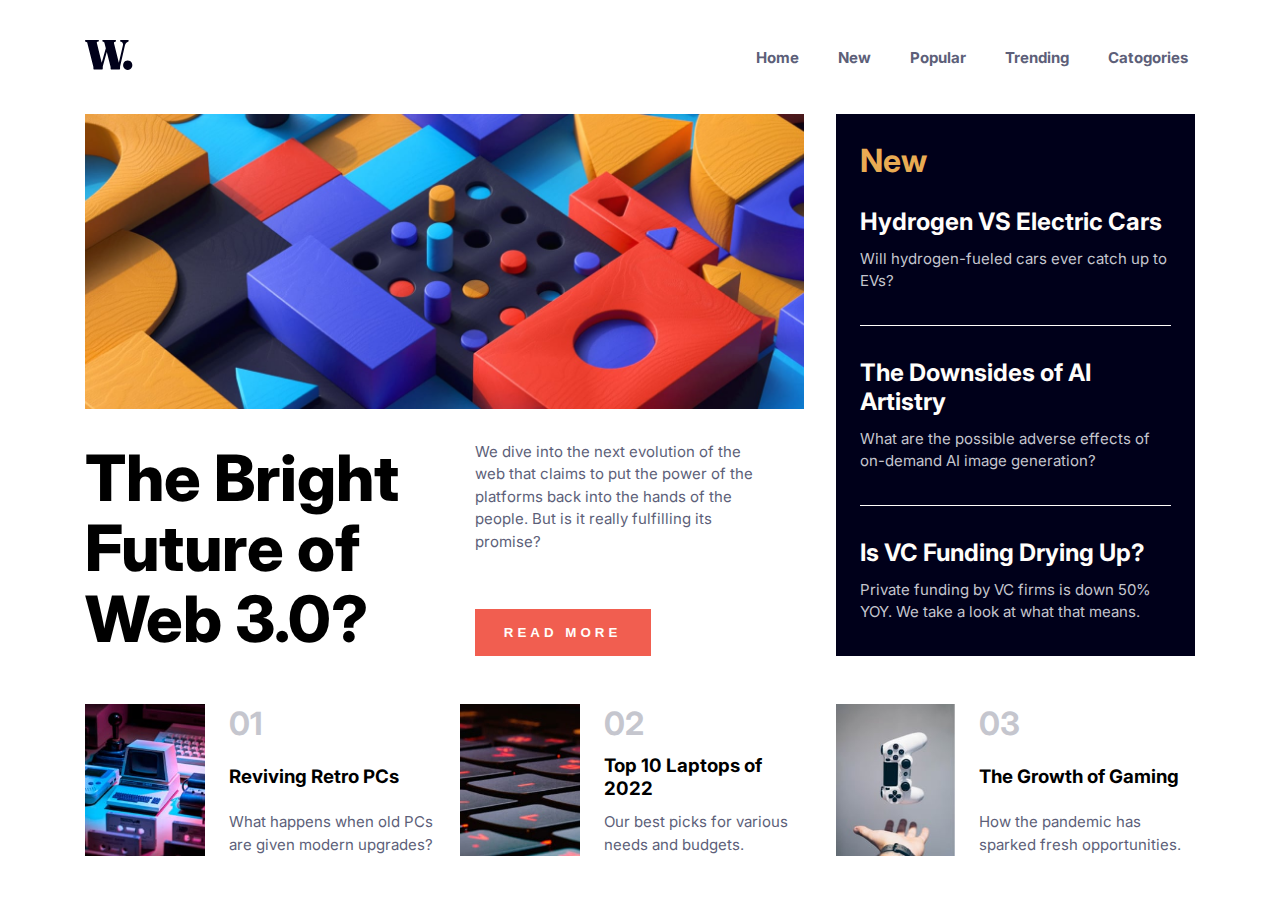
<file: index.html>
<!DOCTYPE html>
<html lang="en">
<head>
  <meta charset="UTF-8">
  <meta name="viewport" content="width=device-width, initial-scale=1.0"> <!-- displays site properly based on user's device -->
  
  <!-- Title -->
  <title>Frontend Mentor | News homepage</title>
  
  <!-- Icon -->
  <link rel="icon" type="image/png" sizes="32x32" href="./assets/images/favicon-32x32.png">
  
  <!-- Style Sheet -->
  <link rel="stylesheet" href="style.css">

  <!-- Fonts -->
  <link rel="preconnect" href="https://fonts.googleapis.com">
  <link rel="preconnect" href="https://fonts.gstatic.com" crossorigin>
  <link href="https://fonts.googleapis.com/css2?family=Inter:wght@400;700;800&display=swap" rel="stylesheet">
  
  <!-- Script -->
  <script src="script.js" defer ></script>
</head>


<body class="body">

  <!-- HEADER -->
  <header class="header">
    <div class="logo">
      <img src="./assets/images/logo.svg" alt="LOGO">
    </div>
    <div class="nav_toggle" id="navBtn">
      <button class="nav-on" id="navBtnOn"><img class="nav_btn_img" src="./assets/images/icon-menu.svg" alt="On the navigation"></button>
      <button class="nav-off" id="navBtnOff"><img class="nav_btn_img" src="./assets/images/icon-menu-close.svg" alt="Off the navigation"></button>
    </div>
    <nav class="nav_bar" id="navBar">
      <ul class="nav-list">
        <li class="nav_item"><a class="nav_link" href="#">Home</a></li>
        <li class="nav_item"><a class="nav_link" href="#">New</a></li>
        <li class="nav_item"><a class="nav_link" href="#">Popular</a></li>
        <li class="nav_item"><a class="nav_link" href="#">Trending</a></li>
        <li class="nav_item"><a class="nav_link" href="#">Catogories</a></li>
      </ul>
    </nav>
  </header>




  <!-- MAIN -->
  <main class="main">
    <div class="main_content">
      <div class="hero">
        <img class="hero_mobile" src="./assets/images/image-web-3-mobile.jpg" alt="Building blocks">
        <img class="hero_desktop" src="./assets/images/image-web-3-desktop.jpg" alt="Building blocks">
      </div>
      <div class="main_blog_title_and_content">
        <div class="main_blog_title">
          <h1>The Bright Future of Web 3.0?</h1>
        </div>
        <div class="main_blog_content">
          <p>We dive into the next evolution of the web that claims to put the power of the platforms back into the hands of the people. 
          But is it really fulfilling its promise?</p>
          <button>Read more</button>
        </div>
      </div>
    </div>
    <aside class="aside">
      <h2>New</h2>
      <article class="article article-1">
        <h3>Hydrogen VS Electric Cars</h3>
        <p>Will hydrogen-fueled cars ever catch up to EVs?</p>
      </article>
      <article class="article article-2">
        <h3>The Downsides of AI Artistry</h3>
        <p>What are the possible adverse effects of on-demand AI image generation?</p>
      </article>
      <article class="article article-3">
        <h3>Is VC Funding Drying Up?</h3>
        <p>Private funding by VC firms is down 50% YOY. We take a look at what that means.</p>
      </article>
    </aside>
  </main>




  <!-- FOOTER -->
  <footer class="footer">
    <div class="blog -1">
      <img class="blog_img" src="./assets/images/image-retro-pcs.jpg" alt="Old PC">
      <div class="content">
        <span class="numbering">01</span>
        <h3 class="blog_heading">Reviving Retro PCs</h3>
        <p class="para">What happens when old PCs are given modern upgrades?</p>
      </div>
    </div>
    <div class="blog -2">
      <img class="blog_img" src="./assets/images/image-top-laptops.jpg" alt="Keyboard with backlight">
      <div class="content">
        <span class="numbering">02</span>
        <h3 class="blog_heading">Top 10 Laptops of 2022</h3>
        <p class="para">Our best picks for various needs and budgets.</p>
      </div>
    </div>
    <div class="blog -3">
      <img class="blog_img" src="./assets/images/image-gaming-growth.jpg" alt="Gaming remote">
      <div class="content">
        <span class="numbering">03</span>
        <h3 class="blog_heading">The Growth of Gaming</h3>
        <p class="para">How the pandemic has sparked fresh opportunities.</p>
      </div>
    </div>
  </footer>
  
  <!-- <div class="attribution">
    Challenge by <a href="https://www.frontendmentor.io?ref=challenge" target="_blank">Frontend Mentor</a>. 
    Coded by <a href="#">Your Name Here</a>.
  </div> -->
</body>
</html>
</file>
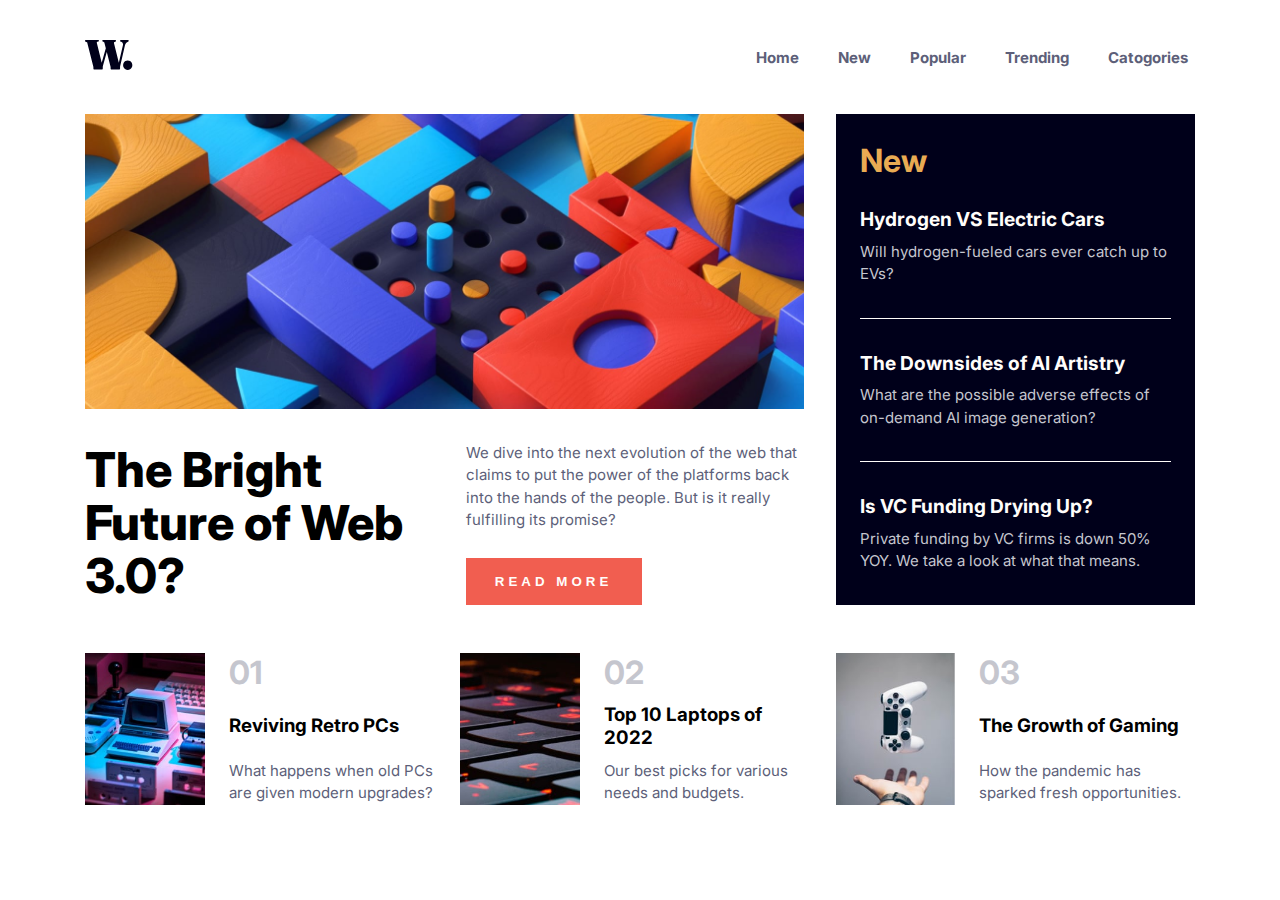
<file: news-homepage-main/index.html>
<!DOCTYPE html>
<html lang="en">
<head>
  <meta charset="UTF-8">
  <meta name="viewport" content="width=device-width, initial-scale=1.0"> <!-- displays site properly based on user's device -->
  
  <!-- Title -->
  <title>Frontend Mentor | News homepage</title>
  
  <!-- Icon -->
  <link rel="icon" type="image/png" sizes="32x32" href="./assets/images/favicon-32x32.png">
  
  <!-- Style Sheet -->
  <link rel="stylesheet" href="style.css">

  <!-- Fonts -->
  <link rel="preconnect" href="https://fonts.googleapis.com">
  <link rel="preconnect" href="https://fonts.gstatic.com" crossorigin>
  <link href="https://fonts.googleapis.com/css2?family=Inter:wght@400;700;800&display=swap" rel="stylesheet">
  
  <!-- <style>
    .attribution { font-size: 11px; text-align: center; }
    .attribution a { color: hsl(228, 45%, 44%); }
  </style> -->
</head>
<body class="body">



  <!-- HEADER -->
  <header class="header">
    <div class="logo">
      <img src="./assets/images/logo.svg" alt="LOGO">
    </div>
    <div class="nav_bar">
      <ul>
        <li class="nav_item"><a href="#">Home</a></li>
        <li class="nav_item"><a href="#">New</a></li>
        <li class="nav_item"><a href="#">Popular</a></li>
        <li class="nav_item"><a href="#">Trending</a></li>
        <li class="nav_item"><a href="#">Catogories</a></li>
      </ul>
    </div>
  </header>




  <!-- MAIN -->
  <main class="main">
    <div class="main_content">
      <div class="hero">
        <img src="./assets/images/image-web-3-desktop.jpg" alt="">
      </div>
      <div class="main_blog_title_and_content">
        <div class="main_blog_title">
          <h1>The Bright Future of Web 3.0?</h1>
        </div>
        <div class="main_blog_content">
          <p>We dive into the next evolution of the web that claims to put the power of the platforms back into the hands of the people. 
          But is it really fulfilling its promise?</p>
          <button>Read more</button>
        </div>
      </div>
    </div>
    <aside class="aside">
      <h2>New</h2>
      <article class="article article-1">
        <h3>Hydrogen VS Electric Cars</h3>
        <p>Will hydrogen-fueled cars ever catch up to EVs?</p>
      </article>
      <article class="article article-2">
        <h3>The Downsides of AI Artistry</h3>
        <p>What are the possible adverse effects of on-demand AI image generation?</p>
      </article>
      <article class="article article-3">
        <h3>Is VC Funding Drying Up?</h3>
        <p>Private funding by VC firms is down 50% YOY. We take a look at what that means.</p>
      </article>
    </aside>
  </main>




  <!-- FOOTER -->
  <footer class="footer">
    <div class="blog -1">
      <img class="blog_img" src="./assets/images/image-retro-pcs.jpg" alt="">
      <div class="content">
        <span class="numbering">01</span>
        <h3 class="blog_heading">Reviving Retro PCs</h3>
        <p class="para">What happens when old PCs are given modern upgrades?</p>
      </div>
    </div>
    <div class="blog -2">
      <img class="blog_img" src="./assets/images/image-top-laptops.jpg" alt="">
      <div class="content">
        <span class="numbering">02</span>
        <h3 class="blog_heading">Top 10 Laptops of 2022</h3>
        <p class="para">Our best picks for various needs and budgets.</p>
      </div>
    </div>
    <div class="blog -3">
      <img class="blog_img" src="./assets/images/image-gaming-growth.jpg" alt="">
      <div class="content">
        <span class="numbering">03</span>
        <h3 class="blog_heading">The Growth of Gaming</h3>
        <p class="para">How the pandemic has sparked fresh opportunities.</p>
      </div>
    </div>
  </footer>


























  
  <!-- <div class="attribution">
    Challenge by <a href="https://www.frontendmentor.io?ref=challenge" target="_blank">Frontend Mentor</a>. 
    Coded by <a href="#">Your Name Here</a>.
  </div> -->
</body>
</html>
</file>
<file: style.css>
/* GLOBAL VARIABLES */
:root {
    
    /* font sizes */
    --fs-paragraph : 0.9375rem;

    --fs-large: 1.5rem;
    --fs-larger: 2rem;
    --fs-xl: 4rem;    /* h1 */
    --fs-xxl: 5rem;

    /* font wieghts */
    --fw-normal: 400;
    --fw-bold: 700;
    --fw-bolder: 800;

    /* COLORS */
    /* Primary */
    --soft_orange: hsl(35, 77%, 62%);
    --soft_red: hsl(5, 85%, 63%);

    /* Neutral */
    --off-white: hsl(36, 100%, 99%);
    --grayish_blue: hsl(233, 8%, 79%);
    --dark_grayish_blue: hsl(236, 13%, 42%);
    --Very_dark_blue: hsl(240, 100%, 5%);
}

/* RESETS */
*, *::before, *::after {
    box-sizing: border-box;
    margin: 0;
    padding: 0;
}

p {
    font-size: var(--fs-paragraph);
    line-height: 2.5ch;
}

/* .attribution {
    font-size: 11px; text-align: center;
}

.attribution a {
    color: hsl(228, 45%, 44%);
} */

/* LAYOUT
    Desktop : 1110px
    Mobile : 100% - 32px

    breakpoint 700px

*/


/* STARTING */

.body {
    width: min(69.375rem, calc(100% - 2rem));
    margin-inline: auto;
    font-family: 'Inter', sans-serif;
}

/* HEADER */

.header {
    display: flex;
    align-items: center;
    justify-content: space-between;
    margin: 2.5rem 0;
}

.header .logo img {
    width: 3em;
}

.header .nav_toggle {
    display: none;

    @media (max-width: 700px) {
        display: initial;
        z-index: 11111;
        
        .nav_btn_img {
            height: 30px;
            width: 30px;
        }
        .nav-on {
            display: initial;
            background-color: transparent;
            border: none;

        }
        
        .nav-off {
            display: none;
            background-color: transparent;
            border: none;
        }
    }
}

.header .nav_bar {
    @media (max-width: 700px) {
        position: fixed;
        top: 0;
        right: -100%;
        min-height: 100vh;
        min-width: 66vw;
        background-color: var(--off-white);
        padding: 2rem 1rem;
    }
}

@media (max-width: 700px) {
    .header .nav_bar_opened {
        right: 0;
        box-shadow: 0px 0px 0px 200vw rgba(0, 0, 0, 0.7);
        transition: right .15s ease-in-out;

        .nav-list {
            margin-top: 15vh;

            .nav_item {
                margin: 1rem 0;
                
                .nav_link {
                    font-size: var(--fs-large);
                    font-weight: var(--fw-normal);
                    color: #000000;
                }
            }
        }
    }
}

.header .nav_bar .nav-list {
    display: flex;
    align-items: center;
    justify-content: flex-end;

    @media (max-width: 700px){
        flex-direction: column;
        align-items: baseline;
        justify-content: flex-start;   
    }
}

.header .nav_bar ul li {
    margin-right: 1.5rem;
    list-style-type: none;
}

.header .nav_bar ul li:last-child {
    margin-right: 0;
}

.header .nav_bar ul li a {
    text-decoration: none;
    color: var(--dark_grayish_blue);
    font-size: var(--fs-paragraph);
    padding: 0.25em 0.5em;
    font-weight: var(--fw-bold);
}

.header .nav_bar ul li a:hover {
    color: var(--soft_red);
}




/* MAIN */

.main {
    display: grid;
    grid-template-columns: 2fr 1fr;
    gap: 2rem;

    @media (max-width: 700px){
        display: initial;
        min-width: 100%;       
    }
}




/* MAIN BLOG'S HERO AND CONTENT */

.main .main_content {
    display: grid;
    grid-template-rows: auto auto;
    gap: 1.5rem;
    
    .hero {
        min-width: 100%;
    }
}


.main .main_content .hero img {
    max-width: 100%;
}

.main .main_content .hero .hero_mobile {
    display: none;
}

@media (max-width: 700px) {
    .main .main_content .hero .hero_mobile {
        display: initial;
    }
    
    .main .main_content .hero .hero_desktop {
        display: none;
    }
}

.main .main_content .main_blog_title_and_content {
    display: grid;
    grid-template-columns: auto auto;
    gap: .5rem;
    align-items: center;

    @media (max-width: 700px) {
        display: initial;
    }
}

.main .main_content .main_blog_title_and_content .main_blog_content {
    display: flex;
    flex-direction: column;
    align-items: start;
    margin-right: 2rem;
    min-height: 100%;
    justify-content: space-between;

    @media (max-width: 700px) {
        display: initial;
    }
}

.main .main_content h1 {
    font-size: var(--fs-xl);
    font-weight: var(--fw-bolder);
    color: #000000;
    line-height: 1.1;
}

.main .main_content p {
    color: var(--dark_grayish_blue);

    @media (max-width: 700px) {
        margin: 1.5rem 0;
    }
}

.main .main_content button {
    color: var(--off-white);
    text-transform: uppercase;
    background-color: var(--soft_red);
    padding: 1rem 2.2em;
    letter-spacing: .3em;
    font-weight: var(--fw-bold);
    outline: none;
    border: none;
    cursor: pointer;
}

.main .main_content button:hover {
    background-color: var(--Very_dark_blue);
}




/* ASIDE */

.main .aside {
    padding: 0 1.5rem;
    background-color: var(--Very_dark_blue);

    @media (max-width: 700px) {
        margin: 1.7rem 0;
    }
}

.main .aside .article {
    padding: 2rem 0;
    border-bottom: 1.5px solid var(--off-white);
}

.main .aside .article-1 {
    padding: 0 0 2rem 0;
}

.main .aside .article:last-child {
    border-bottom: none;
}

.main .aside .article:hover + .main .aside h3{
    color: var(--soft_orange);
}

.main .aside h2 {
    padding: 1.7rem 0;
    font-size: var(--fs-larger);
    color: var(--soft_orange);
}

.main .aside h3 {
    margin: 0 0 .5em 0;
    font-size: var(--fs-large);
    color: var(--off-white);
    cursor: pointer;
}

.main .aside h3:hover {
    color: var(--soft_orange);
}

.main .aside p {
    color: var(--grayish_blue);
}




/* FOOTER */

.footer {
    margin: 3rem 0;
    display: grid;
    grid-template-columns: repeat(3, 1fr);
    gap: 1rem;
    /* min-height: 100px; */

    @media (max-width: 700px) {
        display: initial;
    }
}

.blog {
    display: grid;
    grid-template-columns: 1fr 2fr;

    @media (max-width: 700px) {
        margin: 1.5rem 0;
    }
    
    .content {
        display: flex;
        flex-direction: column;
        justify-content: space-between;
        padding: 0 .5rem 0 1.5rem;
    }

    .blog_img {
        max-width: 100%;
    }
}

.content {
    .numbering {
        font-size: var(--fs-larger);
        color: var(--grayish_blue);
        font-weight: var(--fw-bold);
    }

    .blog_heading {
        cursor: pointer;
    }

    .blog_heading:hover {
        color: var(--soft_red);
    }

    .para {
        color: var(--dark_grayish_blue);
    }
}
</file>
<file: news-homepage-main/style.css>
/* GLOBAL VARIABLES */
:root {
    
    /* font sizes */
    --fs-paragraph : 0.9375rem;

    --fs-large: 1.2rem;
    --fs-larger: 2rem;
    --fs-xl: 3rem;    /* h1 */
    --fs-xxl: 5rem;

    /* font wieghts */
    --fw-normal: 400;
    --fw-bold: 700;
    --fw-bolder: 800;

    /* COLORS */
    /* Primary */
    --soft_orange: hsl(35, 77%, 62%);
    --soft_red: hsl(5, 85%, 63%);

    /* Neutral */
    --off-white: hsl(36, 100%, 99%);
    --grayish_blue: hsl(233, 8%, 79%);
    --dark_grayish_blue: hsl(236, 13%, 42%);
    --Very_dark_blue: hsl(240, 100%, 5%);
}

/* RESETS */
*, *::before, *::after {
    box-sizing: border-box;
    margin: 0;
    padding: 0;
}

p {
    font-size: var(--fs-paragraph);
    line-height: 2.5ch;
}

/* LAYOUT
    Desktop : 1110px
    Mobile : 100% - 32px

*/


/* STARTING */

.body {
    width: min(69.375rem, calc(100% - 2rem));
    margin-inline: auto;
    font-family: 'Inter', sans-serif;
}


/* HEADER */

.header {
    display: flex;
    align-items: center;
    justify-content: space-between;
    margin: 2.5rem 0;
}

.header .logo img {
    width: 3em;
}

.header .nav_bar ul {
    display: flex;
    align-items: center;
    justify-content: flex-end;
}

.header .nav_bar ul li {
    margin-right: 1.5rem;
    list-style-type: none;
}

.header .nav_bar ul li:last-child {
    margin-right: 0;
}

.header .nav_bar ul li a {
    text-decoration: none;
    color: var(--dark_grayish_blue);
    font-size: var(--fs-paragraph);
    padding: 0.25em 0.5em;
    font-weight: var(--fw-bold);
}

.header .nav_bar ul li a:hover {
    color: var(--soft_red);
}




/* MAIN */

.main {
    display: grid;
    grid-template-columns: 2fr 1fr;
    gap: 2rem;
}




/* MAIN BLOG'S HERO AND CONTENT */

.main .main_content {
    display: grid;
    grid-template-rows: auto auto;
    gap: 1.5rem;
}

.main .main_content .hero {
    min-width: 100%;
}

.main .main_content .hero img {
    max-width: 100%;
}

.main .main_content .main_blog_title_and_content {
    display: grid;
    grid-template-columns: auto auto;
    gap: .5rem;
    align-items: center;
}

.main .main_content .main_blog_title_and_content .main_blog_content {
    display: flex;
    flex-direction: column;
    align-items: start;
    min-height: 100%;
    justify-content: space-between;
}

.main .main_content h1 {
    font-size: var(--fs-xl);
    font-weight: var(--fw-bolder);
    color: #000000;
    line-height: 1.1;
}

.main .main_content p {
    color: var(--dark_grayish_blue);
}

.main .main_content button {
    color: var(--off-white);
    text-transform: uppercase;
    background-color: var(--soft_red);
    padding: 1rem 2.2em;
    letter-spacing: .3em;
    font-weight: var(--fw-bold);
    outline: none;
    border: none;
    cursor: pointer;
}

.main .main_content button:hover {
    background-color: var(--Very_dark_blue);
}




/* ASIDE */

.main .aside {
    padding: 0 1.5rem;
    background-color: var(--Very_dark_blue);
}

.main .aside .article {
    padding: 2rem 0;
    border-bottom: 1.5px solid var(--off-white);
}

.main .aside .article-1 {
    padding: 0 0 2rem 0;
}

.main .aside .article:last-child {
    border-bottom: none;
}

.main .aside .article:hover + .main .aside h3{
    color: var(--soft_orange);
}

.main .aside h2 {
    margin: 1.7rem 0;
    font-size: var(--fs-larger);
    color: var(--soft_orange);
}

.main .aside h3 {
    margin: 0 0 .5em 0;
    font-size: var(--fs-large);
    color: var(--off-white);
    cursor: pointer;
}

.main .aside h3:hover {
    color: var(--soft_orange);
}

.main .aside p {
    color: var(--grayish_blue);
}




/* FOOTER */

.footer {
    margin: 3rem 0;
    display: grid;
    grid-template-columns: repeat(3, 1fr);
    gap: 1rem;
    /* min-height: 100px; */

    .blog {
        display: grid;
        grid-template-columns: 1fr 2fr;
    }
}

.blog {
    .content {
        display: flex;
        flex-direction: column;
        justify-content: space-between;
        padding: 0 .5rem 0 1.5rem;
    }

    .blog_img {
        max-width: 100%;
    }
}

.content {
    .numbering {
        font-size: var(--fs-larger);
        color: var(--grayish_blue);
        font-weight: var(--fw-bold);
    }

    .para {
        color: var(--dark_grayish_blue);
    }
}
</file>
